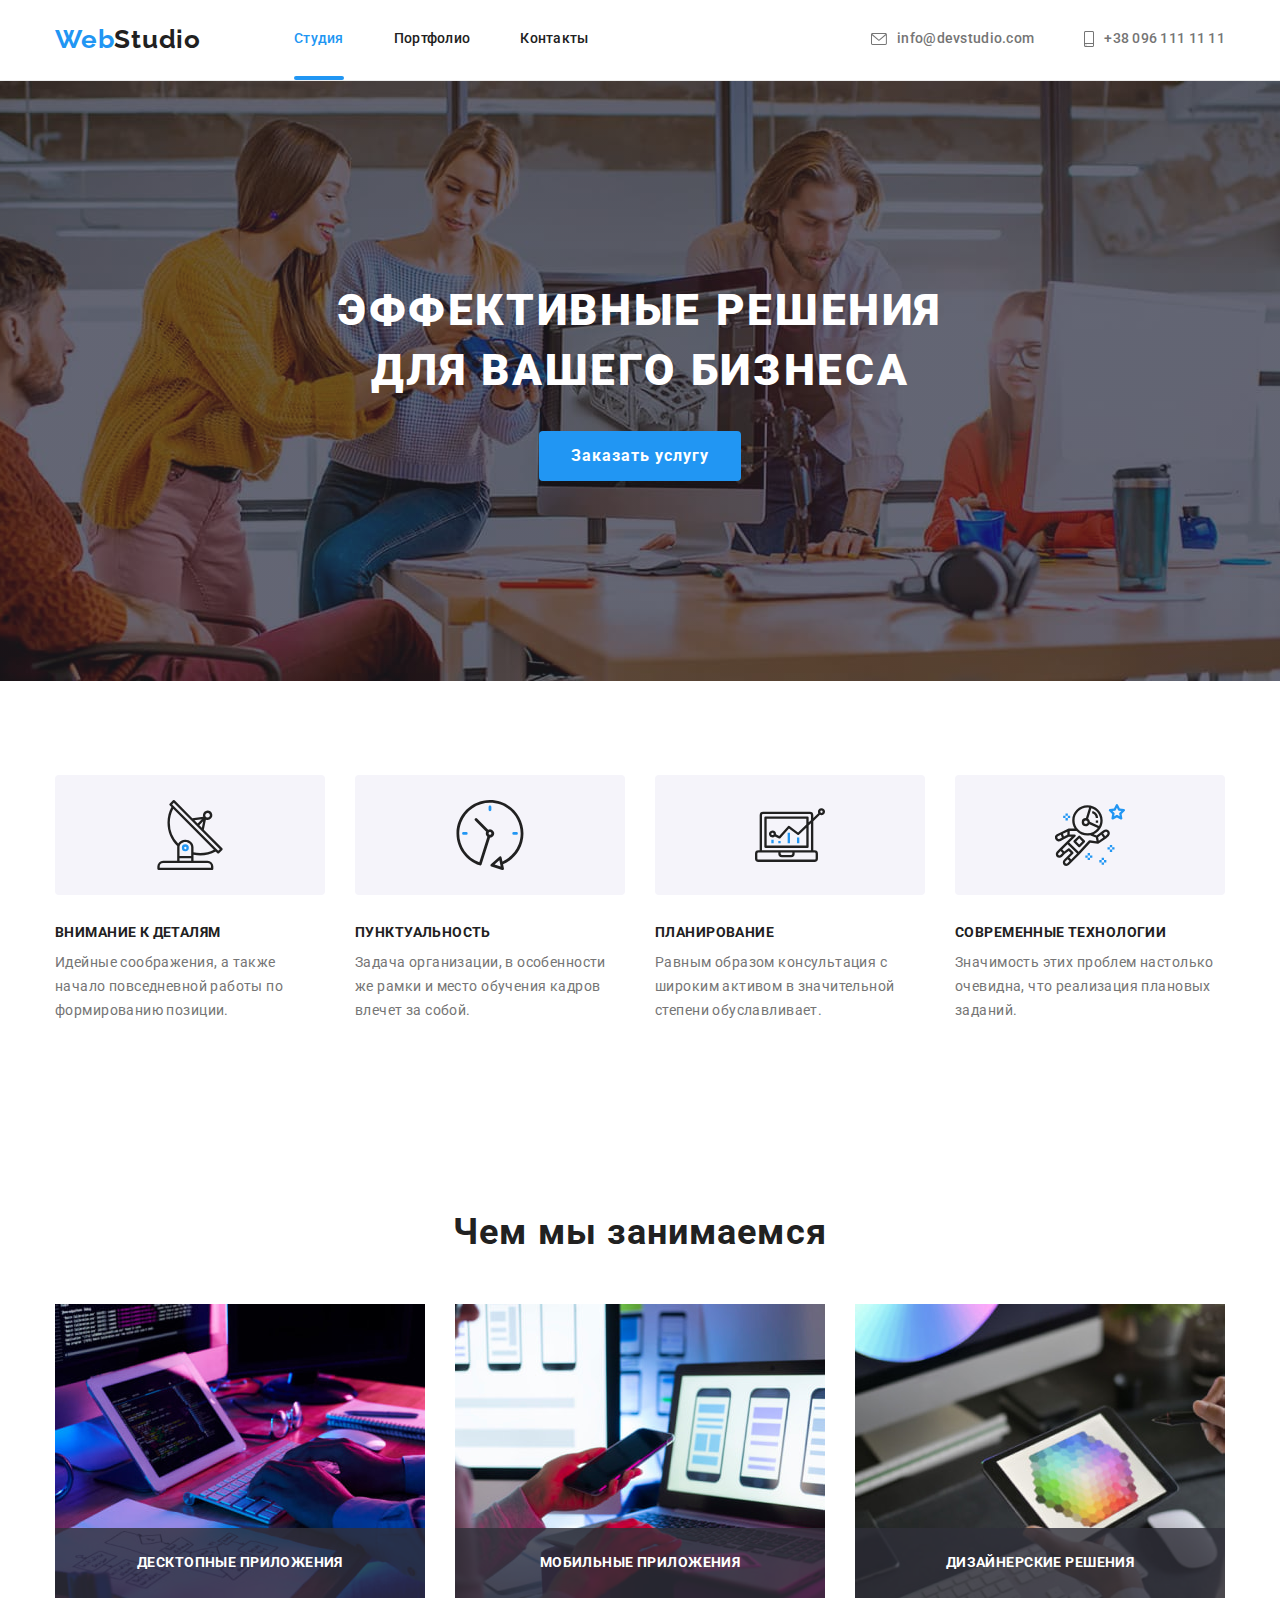
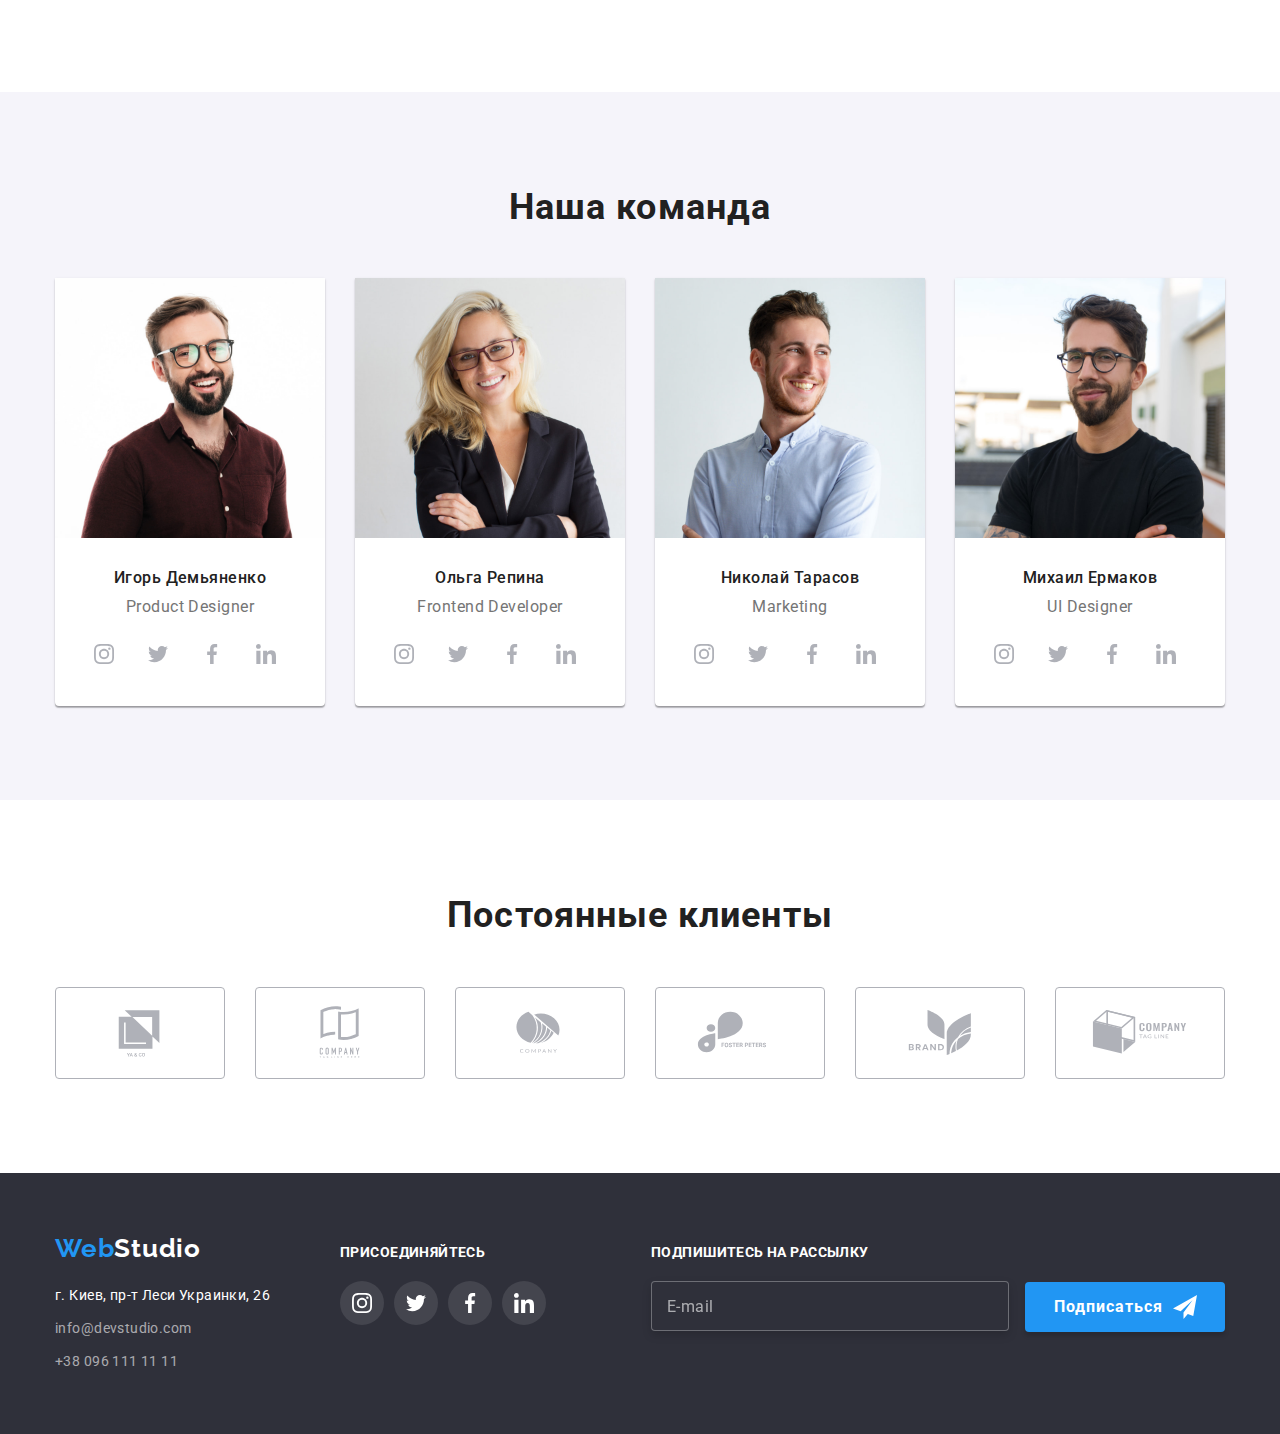
<file: index.html>
<!DOCTYPE html>
<html lang="ru">
  
<head>
  <meta charset="UTF-8">
  <meta http-equiv="X-UA-Compatible" content="IE=edge">
  <meta name="viewport" content="width=device-width, initial-scale=1.0">
  <title>Студія</title>
  <link 
    href="https://fonts.googleapis.com/css2?family=Raleway:wght@700&family=Roboto:wght@400;500;700;900&display=swap"
    rel="stylesheet"
  />
  <link rel="stylesheet" href="https://cdnjs.cloudflare.com/ajax/libs/modern-normalize/1.1.0/modern-normalize.min.css">
  <link rel="stylesheet" href="./css/main.min.css"/>
</head>

<body>
  <!--Хедер-->
  <header class="pade-header">
    <div class="container pade-header__container">
      <a href="/" class="pade-header__logo">Web<span class="pade-header__logo--span">Studio</span></a>
      <nav>
        <ul class="site-nav list">
          <li class="site-nav__item"><a href="./index.html" class="site-nav__link site-nav__link--current">Студия</a></li>
          <li class="site-nav__item"><a href="./portfolio.html" class="site-nav__link">Портфолио</a></li>
          <li class="site-nav__item"><a href="" class="site-nav__link">Контакты</a></li>
        </ul>
      </nav>
      <ul class="auth-nav list">
        <li class="auth-nav__item">
          <a href="mailto:info@devstudio.com" class="auth-nav__contact">
            <svg class="auth-nav__contact-icon" width="16" height="12">
              <use href="./images/icon.svg#icon-envelope"></use>
            </svg>
            info@devstudio.com
          </a>
        </li>
        <li class="auth-nav__item">          
          <a href="tel:+380961111111" class="auth-nav__contact">
            <svg class="auth-nav__contact-icon" width="10" height="16">
              <use href="./images/icon.svg#icon-smartphone"></use>
            </svg>
            +38 096 111 11 11
          </a>
        </li>
      </ul>
    </div>
  </header>
  <!--Мейн-->
  <main>
    <!--Заказ услуг-->
    <!--Overlay-->
    <div class="overlay">
      <section class="services">
        <h1 class="services__title">ЭФФЕКТИВНЫЕ РЕШЕНИЯ <br> ДЛЯ ВАШЕГО БИЗНЕСА</h1>
        <button type="button" class="services__btn" data-modal-open>Заказать услугу</button>
        <!--backdrop-->
        <div class="backdrop is-hidden" data-modal>
          <div class="modal">
            <button type="button" class="modal__button" data-modal-close>
              <svg class="modal__icon" width="18" height="18">
                <use href="./images/icon.svg#icon-close"></use>
              </svg>
            </button>
            <form class="form">
              <h1 class="form__title">Оставьте свои данные, мы вам перезвоним</h1>
              <p class="form__field">
                <label for="name" class="form__label">Имя</label>
                <input class="form__input" type="text" name="name" id="name">
                <svg class="form__icon" width="18" height="18">
                  <use href="./images/icon.svg#icon-person-black"></use>
                </svg>
              </p>
              <p class="form__field">
                <label for="tel" class="form__label">Телефон</label>
                <input class="form__input" type="tel" name="tel" id="tel">
                <svg class="form__icon" width="18" height="18">
                  <use href="./images/icon.svg#icon-phone-black"></use>
                </svg>
              </p>             
              <p class="form__field">
                <label for="mail" class="form__label">Почта</label>
                <input class="form__input" type="email" name="mail" id="mail">
                <svg class="form__icon" width="18" height="18">
                  <use href="./images/icon.svg#icon-email-black"></use>
                </svg>
              </p>
              <p class="field">
                <label for="comment" class="field__label">Комментарий</label>
                <textarea class="field__comment" name="comment" id="comment" rows="8" placeholder="Введите текст"></textarea>
              </p>
              <div class="checkbox">
                <label for="policy" class="checbox__label">
                  <input type="checkbox" name="topic" id="policy" class="checkbox__input">
                  <svg class="checkbox__check" width="16" height="15">
                    <use href="./images/icon.svg#icon-check"></use>
                  </svg>
                  <span>
                    Соглашаюсь с рассылкой и принимаю <a class="checkbox__list" href="#">Условия договора</a></span>
                </label>
              </div>
              <button class="form__btn" type="submit">Отправить</button>
            </form>
          </div>
        </div>
      </section>
    </div>
    <!--Навыки-->
    <section class="section">
      <div class="container">
        <ul class="feature list">
          <li class="feature__item">
            <div class="feature__icon">
              <svg width="70" height="70">
                <use href="./images/icon.svg#icon-antenna"></use>
              </svg>
            </div>
            <h3 class="feature__title feature__title--basic">ВНИМАНИЕ К ДЕТАЛЯМ</h3>
            <p class="feature__text">Идейные соображения, а также начало повседневной работы по формированию позиции.</p>
          </li>
          <li class="feature__item">
            <div class="feature__icon">
              <svg width="70" height="70">
                <use href="./images/icon.svg#icon-clock"></use>
              </svg>
            </div>
            <h3 class="feature__title feature__title--basic">ПУНКТУАЛЬНОСТЬ</h3>
            <p class="feature__text">Задача организации, в особенности же рамки и место обучения кадров влечет за собой.</p>
          </li>
          <li class="feature__item">
            <div class="feature__icon">
              <svg width="70" height="70">
                <use href="./images/icon.svg#icon-diagram"></use>
              </svg>
            </div>
            <h3 class="feature__title feature__title--basic">ПЛАНИРОВАНИЕ</h3>
            <p class="feature__text">Равным образом консультация с широким активом в значительной степени обуславливает.</p>
          </li>
          <li class="feature__item">
            <div class="feature__icon">
              <svg width="70" height="70">
                <use href="./images/icon.svg#icon-astronaut"></use>
              </svg>
            </div>
            <h3 class="feature__title feature__title--basic">СОВРЕМЕННЫЕ ТЕХНОЛОГИИ</h3>
            <p class="feature__text">Значимость этих проблем настолько очевидна, что реализация плановых заданий.</p>
          </li>
        </ul>
      </div>
    </section>
    <!--Чем мы занимаемся-->
    <section class="section section--no-padding">
      <div class="container">
        <h2 class="section__title">Чем мы занимаемся</h2>
        <ul class="container-section list">
          <li class="container-section__photo">
            <div class="container-section__product">
              <img src="./images/img.jpg" class="container-section__images" width="370" height="294" alt="Планирование">
              <div class="container-section__actions">
                <h3 class="container-section__img">ДЕСКТОПНЫЕ ПРИЛОЖЕНИЯ</h3>
              </div>
            </div>
          </li>
          <li class="container-section__photo">
            <div class="container-section__product">
              <img src="./images/img1.jpg" class="container-section__images" width="370" height="294" alt="Разработка мобильных приложений">
              <div class="container-section__actions">
                <h3 class="container-section__img">МОБИЛЬНЫЕ ПРИЛОЖЕНИЯ</h3>
              </div>
            </div>
          </li>
          <li class="container-section__photo">
            <div class="container-section__product">
              <img src="./images/img2.jpg" class="container-section__images" width="370" height="294" alt="Оформления">
              <div class="container-section__actions">
                <h3 class="container-section__img">ДИЗАЙНЕРСКИЕ РЕШЕНИЯ</h3>
              </div>
            </div>
          </li>
        </ul>
      </div>
    </section>
    <!--Наша команда-->
    <section class="command-list section">
      <div class="container">
        <h2 class="section__title">Наша команда</h2>
        <ul class="comand list">
          <li class="comand__container">
            <img src="./images/foto1.jpg" class="comand__images" width="270" height="260" alt="Игорь Демьяненко">
            <div class="comand-padding">
              <h3 class="comand-padding__title title">Игорь Демьяненко</h3>
              <p class="comand-padding__text">Product Designer</p>
              <ul class="list masege">
                <li class="list">
                  <a class="masege__icon" href="#">
                    <svg width="20" height="20">
                      <use href="./images/icon.svg#icon-instagram"></use>
                    </svg>
                  </a>
                </li>
                <li class="list">
                  <a class="masege__icon" href="#">
                    <svg width="20" height="20">
                      <use href="./images/icon.svg#icon-twitter"></use>
                    </svg>
                  </a>
                </li>
                <li class="list">
                  <a class="masege__icon" href="#">
                    <svg width="20" height="20">
                      <use href="./images/icon.svg#icon-facebook"></use>
                    </svg>
                  </a>
                </li>
                <li class="list">
                  <a class="masege__icon masege__icon--not-margin" href="#">
                    <svg width="20" height="20">
                      <use href="./images/icon.svg#icon-linkedin"></use>
                    </svg>
                  </a>
                </li>
              </ul>
            </div>
          </li>
          <li class="comand__container">
            <img src="./images/foto2.jpg" class="comand__images" width="270" height="260" alt="Ольга Репина">
            <div class="comand-padding">
              <h3 class="comand-padding__title title">Ольга Репина</h3>
              <p class="comand-padding__text">Frontend Developer</p>
              <ul class="list masege">
                <li class="list">
                  <a class="masege__icon" href="#">
                    <svg width="20" height="20">
                      <use href="./images/icon.svg#icon-instagram"></use>
                    </svg>
                  </a>
                </li>
                <li class="list">
                  <a class="masege__icon" href="#">
                    <svg width="20" height="20">
                      <use href="./images/icon.svg#icon-twitter"></use>
                    </svg>
                  </a>
                </li>
                <li class="list">
                  <a class="masege__icon" href="#">
                    <svg width="20" height="20">
                      <use href="./images/icon.svg#icon-facebook"></use>
                    </svg>
                  </a>
                </li>
                <li class="list">
                  <a class="masege__icon masege__icon--not-margin" href="#">
                    <svg width="20" height="20">
                      <use href="./images/icon.svg#icon-linkedin"></use>
                    </svg>
                  </a>
                </li>
              </ul>
            </div>
          </li>
          <li class="comand__container">
            <img src="./images/foto3.jpg" class="comand__images" width="270" height="260" alt="Николай Тарасов">
            <div class="comand-padding">
              <h3 class="comand-padding__title title">Николай Тарасов</h3>
              <p class="comand-padding__text">Marketing</p>
              <ul class="list masege">
                <li class="list">
                  <a class="masege__icon" href="#">
                    <svg width="20" height="20">
                      <use href="./images/icon.svg#icon-instagram"></use>
                    </svg>
                  </a>
                </li>
                <li class="list">
                  <a class="masege__icon" href="#">
                    <svg class="twitter" width="20" height="20">
                      <use href="./images/icon.svg#icon-twitter"></use>
                    </svg>
                  </a>
                </li>
                <li class="list">
                  <a class="masege__icon" href="#">
                    <svg width="20" height="20">
                      <use href="./images/icon.svg#icon-facebook"></use>
                    </svg>
                  </a>
                </li>
                <li class="list">
                  <a class="masege__icon masege__icon--not-margin" href="#">
                    <svg width="20" height="20">
                      <use href="./images/icon.svg#icon-linkedin"></use>
                    </svg>
                  </a>
                </li>
              </ul>
            </div>
          </li>
          <li class="comand__container">
            <img src="./images/foto4.jpg" class="comand__images" width="270" height="260" alt="Михаил Ермаков">
            <div class="comand-padding">
              <h3 class="comand-padding__title title">Михаил Ермаков</h3>
              <p class="comand-padding__text">UI Designer</p>
              <ul class="list masege">
                <li class="list">
                  <a class="masege__icon" href="#">
                    <svg width="20" height="20">
                      <use href="./images/icon.svg#icon-instagram"></use>
                    </svg>
                  </a>
                </li>
                <li class="list">
                  <a class="masege__icon" href="#">
                    <svg width="20" height="20">
                      <use href="./images/icon.svg#icon-twitter"></use>
                    </svg>
                  </a>
                </li>
                <li class="list">
                  <a class="masege__icon" href="#">
                    <svg width="20" height="20">
                      <use href="./images/icon.svg#icon-facebook"></use>
                    </svg>
                  </a>
                </li>
                <li class="list">
                  <a class="masege__icon masege__icon--not-margin" href="#">
                    <svg width="20" height="20">
                      <use href="./images/icon.svg#icon-linkedin"></use>
                    </svg>
                  </a>
                </li>
              </ul>
            </div>
          </li>
        </ul>
      </div>
    </section>
    <!--logo-company-->
    <section class="section">
      <h2 class="section__title">Постоянные клиенты</h2>
      <ul class="list client">
        <li class="list client__company">
          <div>
            <a class="client__logo" href="#">
              <svg width="106" height="60">
                <use href="./images/icon.svg#icon-yago"></use>
              </svg>
            </a>
          </div>
        </li>
        <li class="list client__company">
          <div>
            <a class="client__logo" href="#">
              <svg width="106" height="60">
                <use href="./images/icon.svg#icon-tagline"></use>
              </svg>
            </a>
          </div>
        </li>
        <li class="list client__company">
          <div>
            <a class="client__logo" href="#">
              <svg width="106" height="60">
                <use href="./images/icon.svg#icon-company"></use>
              </svg>
            </a>
          </div>
        </li>
        <li class="list client__company">
          <div>
            <a class="client__logo" href="#">
              <svg width="106" height="60">
                <use href="./images/icon.svg#icon-foster"></use>
              </svg>
            </a>
          </div>
        </li>
        <li class="list client__company">
          <div>
            <a class="client__logo" href="#">
              <svg width="106" height="60">
                <use href="./images/icon.svg#icon-brand"></use>
              </svg>
            </a>
          </div>
        </li>
        <li class="list client__company">
          <div>
            <a class="client__logo" href="#">
              <svg width="106" height="60">
                <use href="./images/icon.svg#icon-tag"></use>
              </svg>
            </a>
          </div>
        </li>
      </ul>
    </section>
  </main>
  <!--Футер-->
  <footer class="footer">
    <div class="container footer__container">
      <div>
        <a href="/" class="footer__logo">Web<span class="footer__logo-white">Studio</span></a>
        <address>
          <ul class="footer__list list">
            <li class="footer__address"><a href="" class="footer__address">г. Киев, пр-т Леси Украинки, 26</a></li>
            <li class="footer__address"><a href="mailto:info@devstudio.com" class="footer__contacts">info@devstudio.com</a></li>
            <li class="footer__address"><a href="tel:+380961111111" class="footer__contacts">+38 096 111 11 11</a></li>
          </ul>
        </address>
      </div>
      <div>
        <h3 class="footer__text">ПРИСОЕДИНЯЙТЕСЬ</h3>
        <ul class="list footer__masege">
          <li class="list">
            <a class="footer__icon"  href="#">
              <svg width="20" height="20">
                <use href="./images/icon.svg#icon-instagram"></use>
              </svg>
            </a>
          </li>
          <li class="list">
            <a class="footer__icon" href="#">
              <svg width="20" height="20">
                <use href="./images/icon.svg#icon-twitter"></use>
              </svg>
            </a>
          </li>
          <li class="list">
            <a class="footer__icon" href="#">
              <svg width="20" height="20">
                <use href="./images/icon.svg#icon-facebook"></use>
              </svg>
            </a>
          </li>
          <li class="list">
            <a class="footer__icon footer__icon--not-margin"  href="#">
              <svg width="20" height="20">
                <use href="./images/icon.svg#icon-linkedin"></use>
              </svg>
            </a>
          </li>
        </ul>
      </div>
      <!-- Subscription -->
      <div class="subscription">
        <h3 class="subscription__title">ПОДПИШИТЕСЬ НА РАССЫЛКУ</h3>
        <form class="subscription__form">
          <label class="subscription__label" for="email"></label>
          <input class="subscription__input" type="email" name="subscription" id="email" placeholder="E-mail" />
          <button class="subscription__button" type="submit">
            Подписаться
            <svg width="24" height="24">
              <use class="subscription__svg" href="./images/icon.svg#icon-send"></use>
            </svg>
          </button>
        </form>
      </div>
      </div>
    </div>
  </footer>
  <script src="./js/modal.js"></script>
</body>
</html>
</file>
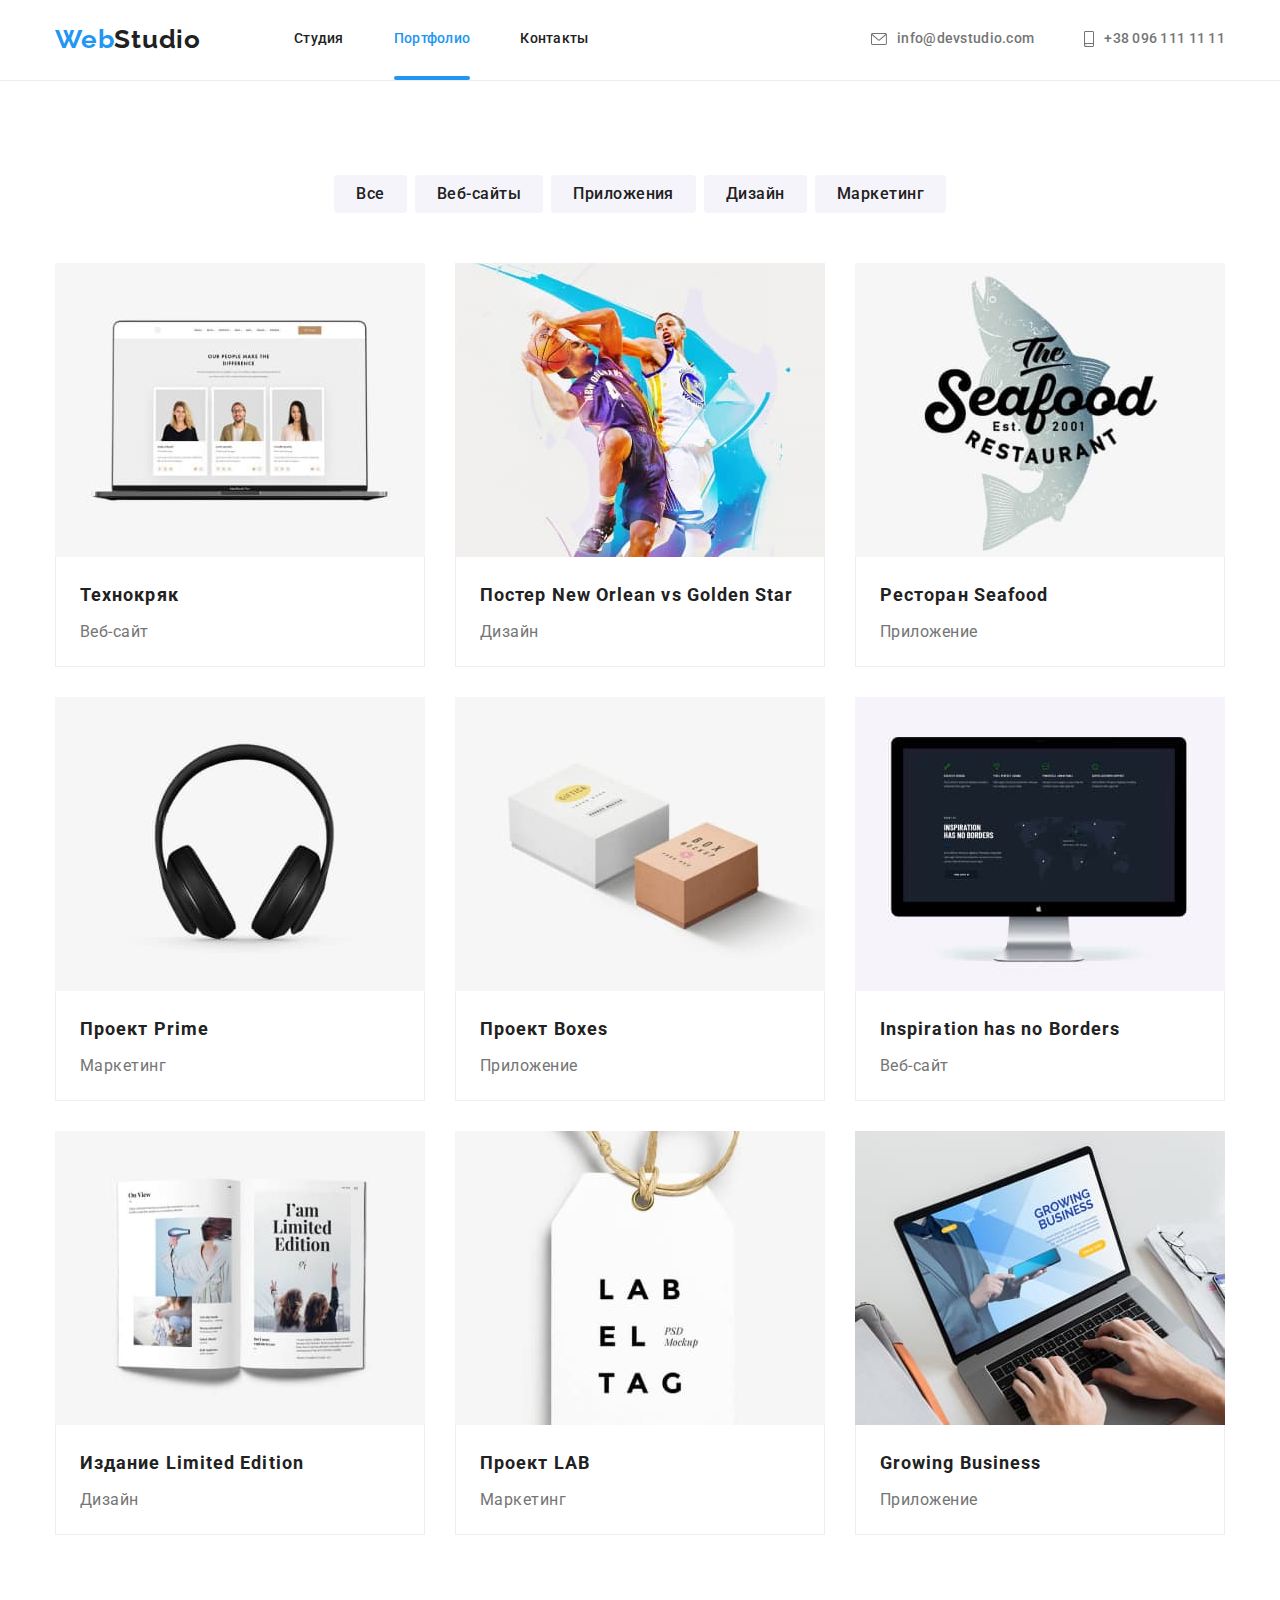
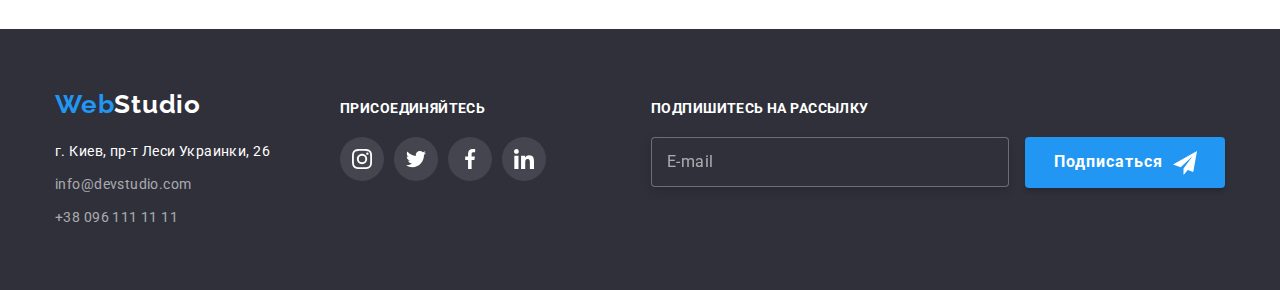
<file: portfolio.html>
<!DOCTYPE html>
<html lang="ru">

<head>
  <meta charset="UTF-8">
  <meta http-equiv="X-UA-Compatible" content="IE=edge">
  <meta name="viewport" content="width=device-width, initial-scale=1.0">
  <title>Портфоліо</title>
  <link 
    href="https://fonts.googleapis.com/css2?family=Raleway:wght@700&family=Roboto:wght@400;500;700;900&display=swap"
    rel="stylesheet"
  />
  <link rel="stylesheet" href="https://cdnjs.cloudflare.com/ajax/libs/modern-normalize/1.1.0/modern-normalize.min.css">
  <link rel="stylesheet" href="./css/main.min.css"/>
</head>

<body>
  <!--Хедер-->
  <header class="pade-header">
    <div class="container pade-header__container">
      <a href="/" class="pade-header__logo">Web<span class="pade-header__logo--span">Studio</span></a>
      <nav>
        <ul class="site-nav list">
          <li class="site-nav__item"><a href="./index.html" class="site-nav__link">Студия</a></li>
          <li class="site-nav__item"><a href="./portfolio.html" class="site-nav__link site-nav__link--current">Портфолио</a></li>
          <li class="site-nav__item"><a href="" class="site-nav__link">Контакты</a></li>
        </ul>
      </nav>
      <ul class="auth-nav list">
        <li class="auth-nav__item">
          <a href="mailto:info@devstudio.com" class="auth-nav__contact">
            <svg class="auth-nav__contact-icon" width="16" height="12">
              <use href="./images/icon.svg#icon-envelope"></use>
            </svg>
            info@devstudio.com
          </a>
        </li>
        <li class="auth-nav__item">
          <a href="tel:+380961111111" class="auth-nav__contact">
            <svg class="auth-nav__contact-icon" width="10" height="16">
              <use href="./images/icon.svg#icon-smartphone"></use>
            </svg>
            +38 096 111 11 11
          </a>
        </li>
      </ul>
    </div>
  </header>
  <!--Мейн-->
  <main>
    <section class="section">
      <div class="container">
        <!--Навигация-->
        <ul class="navigation list">
          <li class="navigation__list"><button type="button" class="navigation__button">Все</button></li>
          <li class="navigation__list"><button type="button" class="navigation__button">Веб-сайты</button></li>
          <li class="navigation__list"><button type="button" class="navigation__button">Приложения</button></li>
          <li class="navigation__list"><button type="button" class="navigation__button">Дизайн</button></li>
          <li class="navigation__list"><button type="button" class="navigation__button">Маркетинг</button></li>
        </ul>
        <!--Примеры работ-->
        <ul class="examples list">
          <li class="examples__list">
            <a href="" class="examples__work">
              <div class="product">
                <img src="./images/img11.jpg" class="product__images" width="370" height="294" alt="Страница веб-сайта">
                <div class="product__actions">
                  <p class="product__text">
                    Ресурс предлагает комплексные предложения с разным уровнем функционала и сервисов. Все это позволит посетителю получить
                    исчерпывающие сведения о компании или частном лице.
                  </p>
                </div>
              </div>
              <div class="border">
                <h2 class="border__title title">Технокряк</h2>
                <p class="border__text">Веб-сайт</p>
              </div>
            </a>
          </li>
          <li class="examples__list">
            <a href="" class="examples__work">
              <div class="product">
                <img src="./images/img12.jpg" class="product__images" width="370" height="294" alt="Постер">
                <div class="product__actions">
                  <p class="product__text">
                    Ресурс предлагает комплексные предложения с разным уровнем функционала и сервисов. Все это позволит посетителю
                    получить
                    исчерпывающие сведения о компании или частном лице.
                  </p>
                </div>
              </div>
              <div class="border">
                <h2 class="border__title title">Постер New Orlean vs Golden Star</h2>
                <p class="border__text">Дизайн</p>
              </div>
            </a>
          </li>
          <li class="examples__list">
            <a href="" class="examples__work">
              <div class="product">
                <img src="./images/img13.jpg" class="product__images" width="370" height="294" alt="Ресторан">
                <div class="product__actions">
                  <p class="product__text">
                    Ресурс предлагает комплексные предложения с разным уровнем функционала и сервисов. Все это позволит посетителю
                    получить
                    исчерпывающие сведения о компании или частном лице.
                  </p>
                </div>
              </div>
              <div class="border">
                <h2 class="border__title title">Ресторан Seafood</h2>
                <p class="border__text">Приложение</p>
              </div>
            </a>
          </li>
          <li class="examples__list">
            <a href="" class="examples__work">
              <div class="product">
                <img src="./images/img14.jpg" class="product__images" width="370" height="294" alt="Навушники">
                <div class="product__actions">
                  <p class="product__text">
                    Ресурс предлагает комплексные предложения с разным уровнем функционала и сервисов. Все это позволит посетителю
                    получить
                    исчерпывающие сведения о компании или частном лице.
                  </p>
                </div>
              </div>
              <div class="border">
                <h2 class="border__title title">Проект Prime</h2>
                <p class="border__text">Маркетинг</p>
              </div>
            </a>
          </li>
          <li class="examples__list">
            <a href="" class="examples__work">
              <div class="product">
                <img src="./images/img15.jpg" class="product__images" width="370" height="294" alt="Коробки">
                <div class="product__actions">
                  <p class="product__text">
                    Ресурс предлагает комплексные предложения с разным уровнем функционала и сервисов. Все это позволит посетителю
                    получить
                    исчерпывающие сведения о компании или частном лице.
                  </p>
                </div>
              </div>
              <div class="border">
                <h2 class="border__title title">Проект Boxes</h2>
                <p class="border__text">Приложение</p>
              </div>
            </a>
          </li>
          <li class="examples__list">
            <a href="" class="examples__work">
              <div class="product">
                <img src="./images/img16.jpg" class="product__images" width="370" height="294" alt="Веб-сайт">
                <div class="product__actions">
                  <p class="product__text">
                    Ресурс предлагает комплексные предложения с разным уровнем функционала и сервисов. Все это позволит посетителю
                    получить
                    исчерпывающие сведения о компании или частном лице.
                  </p>
                </div>
              </div>
              <div class="border">
                <h2 class="border__title title">Inspiration has no Borders</h2>
                <p class="border__text">Веб-сайт</p>
              </div>
            </a>
          </li>
          <li class="examples__list">
            <a href="" class="examples__work">
              <div class="product">
                <img src="./images/img17.jpg" class="product__images" width="370" height="294" alt="Издание">
                <div class="product__actions">
                  <p class="product__text">
                    Ресурс предлагает комплексные предложения с разным уровнем функционала и сервисов. Все это позволит посетителю
                    получить
                    исчерпывающие сведения о компании или частном лице.
                  </p>
                </div>
              </div>
              <div class="border">
                <h2 class="border__title title">Издание Limited Edition</h2>
                <p class="border__text">Дизайн</p>
              </div>
            </a>
          </li>
          <li class="examples__list">
            <a href="" class="examples__work">
              <div class="product">
                <img src="./images/img18.jpg" class="product__images" width="370" height="294" alt="Проект LAB">
                <div class="product__actions">
                  <p class="product__text">
                    Ресурс предлагает комплексные предложения с разным уровнем функционала и сервисов. Все это позволит посетителю
                    получить
                    исчерпывающие сведения о компании или частном лице.
                  </p>
                </div>
              </div>
              <div class="border">
                <h2 class="border__title title">Проект LAB</h2>
                <p class="border__text">Маркетинг</p>
              </div>
            </a>
          </li>
          <li class="examples__list">
            <a href="" class="examples__work">
              <div class="product">
                <img src="./images/img19.jpg" class="product__images" width="370" height="294" alt="Страница бизнеса">
                <div class="product__actions">
                  <p class="product__text">
                    Ресурс предлагает комплексные предложения с разным уровнем функционала и сервисов. Все это позволит посетителю
                    получить
                    исчерпывающие сведения о компании или частном лице.
                  </p>
                </div>
              </div>
              <div class="border">
                <h2 class="border__title title">Growing Business</h2>
                <p class="border__text">Приложение</p>
              </div>
            </a>
          </li>
        </ul>
      </div>
    </section>
  </main>
  <!--Футер-->
  <footer class="footer">
    <div class="container footer__container">
      <div>
        <a href="/" class="footer__logo">Web<span class="footer__logo-white">Studio</span></a>
        <address>
          <ul class="footer__list list">
            <li class="footer__address"><a href="" class="footer__address">г. Киев, пр-т Леси Украинки, 26</a></li>
            <li class="footer__address"><a href="mailto:info@devstudio.com"
                class="footer__contacts">info@devstudio.com</a></li>
            <li class="footer__address"><a href="tel:+380961111111" class="footer__contacts">+38 096 111 11 11</a></li>
          </ul>
        </address>
      </div>
      <div>
        <h3 class="footer__text">ПРИСОЕДИНЯЙТЕСЬ</h3>
        <ul class="list footer__masege">
          <li class="list">
            <a class="footer__icon" href="#">
              <svg width="20" height="20">
                <use href="./images/icon.svg#icon-instagram"></use>
              </svg>
            </a>
          </li>
          <li class="list">
            <a class="footer__icon" href="#">
              <svg width="20" height="20">
                <use href="./images/icon.svg#icon-twitter"></use>
              </svg>
            </a>
          </li>
          <li class="list">
            <a class="footer__icon" href="#">
              <svg width="20" height="20">
                <use href="./images/icon.svg#icon-facebook"></use>
              </svg>
            </a>
          </li>
          <li class="list">
            <a class="footer__icon footer__icon--not-margin" href="#">
              <svg width="20" height="20">
                <use href="./images/icon.svg#icon-linkedin"></use>
              </svg>
            </a>
          </li>
        </ul>
      </div>
      <!-- Subscription -->
      <div class="subscription">
        <h3 class="subscription__title">ПОДПИШИТЕСЬ НА РАССЫЛКУ</h3>
        <form class="subscription__form">
          <label class="subscription__label" for="email"></label>
          <input class="subscription__input" type="email" name="subscription" id="email" placeholder="E-mail" />
          <button class="subscription__button" type="submit">
            Подписаться
            <svg width="24" height="24">
              <use class="subscription__svg" href="./images/icon.svg#icon-send"></use>
            </svg>
          </button>
        </form>
      </div>
    </div>
    </div>
  </footer>
</body>

</html>
</file>
<file: css/main.min.css>
/*! modern-normalize v1.1.0 | MIT License | https://github.com/sindresorhus/modern-normalize */*,::before,::after{-webkit-box-sizing:border-box;box-sizing:border-box}html{line-height:1.15;-webkit-text-size-adjust:100%;-moz-tab-size:4;-o-tab-size:4;tab-size:4}body{margin:0;font-family:system-ui,-apple-system,"Segoe UI",Roboto,Helvetica,Arial,sans-serif,"Apple Color Emoji","Segoe UI Emoji"}hr{height:0;color:inherit}abbr[title]{-webkit-text-decoration:underline dotted;text-decoration:underline dotted}b,strong{font-weight:bolder}code,kbd,samp,pre{font-family:ui-monospace, SFMono-Regular, Consolas, 'Liberation Mono', Menlo, monospace;font-size:1em}small{font-size:80%}sub,sup{font-size:75%;line-height:0;position:relative;vertical-align:baseline}sub{bottom:-0.25em}sup{top:-0.5em}table{text-indent:0;border-color:inherit}button,input,optgroup,select,textarea{font-family:inherit;font-size:100%;line-height:1.15;margin:0}button,select{text-transform:none}button,[type='button'],[type='reset'],[type='submit']{-webkit-appearance:button}::-moz-focus-inner{border-style:none;padding:0}:-moz-focusring{outline:1px dotted ButtonText}:-moz-ui-invalid{box-shadow:none}legend{padding:0}progress{vertical-align:baseline}::-webkit-inner-spin-button,::-webkit-outer-spin-button{height:auto}[type='search']{-webkit-appearance:textfield;outline-offset:-2px}::-webkit-search-decoration{-webkit-appearance:none}::-webkit-file-upload-button{-webkit-appearance:button;font:inherit}summary{display:list-item}html{-webkit-box-sizing:border-box;box-sizing:border-box}*,*::before,*::after{-webkit-box-sizing:inherit;box-sizing:inherit}body{background-color:#fff;color:#757575;font-family:"Roboto",sans-serif}.list{padding:0;margin:0;list-style:none}.container{margin-left:auto;margin-right:auto;padding-left:15px;padding-right:15px;width:1200px}.pade-header{padding-top:24px;padding-bottom:25px;border-bottom:1px solid #ECECEC}.pade-header__container{display:-webkit-box;display:-ms-flexbox;display:flex;-webkit-box-align:center;-ms-flex-align:center;align-items:center}.site-nav{display:-webkit-box;display:-ms-flexbox;display:flex;margin-left:93px}.site-nav__item:not(:last-child){margin-right:50px}.site-nav__link{display:block;color:#212121;font-weight:500;font-size:14px;line-height:1.14;letter-spacing:0.02em;text-decoration:none;-webkit-transition:color 250ms cubic-bezier(0.4, 0, 0.2, 1);transition:color 250ms cubic-bezier(0.4, 0, 0.2, 1)}.site-nav__link:hover,.site-nav__link:focus{color:#2196F3}.site-nav__link--current{position:relative;color:#2196F3}.site-nav__link--current::after{content:"";position:absolute;-webkit-transform:translate(0, 32px);transform:translate(0, 32px);bottom:-1px;left:0;width:100%;height:4px;border-radius:2px;background-color:#2196F3}.auth-nav{display:-webkit-box;display:-ms-flexbox;display:flex;margin-left:auto}.auth-nav__item:not(:last-child){margin-right:50px}.auth-nav__contact{display:-webkit-box;display:-ms-flexbox;display:flex;-webkit-box-align:center;-ms-flex-align:center;align-items:center;color:#757575;font-weight:500;font-size:14px;line-height:1.14;letter-spacing:0.02em;text-decoration:none;fill:#757575;-webkit-transition:color 250ms cubic-bezier(0.4, 0, 0.2, 1),fill 250ms cubic-bezier(0.4, 0, 0.2, 1);transition:color 250ms cubic-bezier(0.4, 0, 0.2, 1),fill 250ms cubic-bezier(0.4, 0, 0.2, 1)}.auth-nav__contact:hover,.auth-nav__contact:focus{color:#2196F3;fill:#2196F3}.auth-nav__contact-icon{margin-right:10px}.pade-header__logo{color:#2196F3;font-family:"Raleway",sans-serif;font-weight:700;font-size:26px;line-height:1.19;text-decoration:none;letter-spacing:0.03em}.pade-header__logo--span{color:#212121}.footer__logo{color:#2196F3;font-family:"Raleway",sans-serif;font-weight:700;font-size:26px;line-height:1.19;text-decoration:none;letter-spacing:0.03em}.footer__logo-white{color:#fff}.overlay{max-width:1600px;min-height:600px;margin-left:auto;margin-right:auto;background-image:-webkit-gradient(linear, left top, right top, from(rgba(47,48,58,0.4)), to(rgba(47,48,58,0.4))),url("../images/Img.header.jpg");background-image:linear-gradient(to right, rgba(47,48,58,0.4), rgba(47,48,58,0.4)),url("../images/Img.header.jpg");background-repeat:no-repeat;background-position:center;background-size:cover;background-color:#2F303A}.services{text-align:center;padding-top:200px;padding-bottom:200px}.services__title{margin-top:0;margin-bottom:30px;color:#fff;font-weight:900;font-size:44px;line-height:1.36;text-align:center;letter-spacing:0.06em}.services__btn{margin-bottom:0;border-radius:4px;padding:10px 32px;min-width:200px;color:#fff;background-color:#2196F3;font-family:inherit;font-weight:700;font-size:16px;line-height:1.88;-webkit-box-align:center;-ms-flex-align:center;align-items:center;letter-spacing:0.06em;cursor:pointer;text-align:center;border:none;-webkit-transition:background-color 250ms cubic-bezier(0.4, 0, 0.2, 1);transition:background-color 250ms cubic-bezier(0.4, 0, 0.2, 1)}.services__btn:hover,.services__btn:focus{background-color:#188CE8}.feature{display:-webkit-box;display:-ms-flexbox;display:flex;-ms-flex-wrap:wrap;flex-wrap:wrap}.feature .feature__title--basic{color:#212121}.feature__item{width:270px}.feature__item:not(:last-child){margin-right:30px}.feature__icon{display:-webkit-box;display:-ms-flexbox;display:flex;-webkit-box-align:center;-ms-flex-align:center;align-items:center;-webkit-box-pack:center;-ms-flex-pack:center;justify-content:center;width:270px;height:120px;background-color:#F5F4FA;border-radius:4px}.feature__title{margin-top:30px;margin-bottom:10px;font-weight:700;font-size:14px;line-height:1.14;letter-spacing:0.03em}.feature__text{margin-top:0;margin-bottom:0;font-weight:400;font-size:14px;line-height:1.71;letter-spacing:0.03em}.section{padding-top:94px;padding-bottom:94px}.section .section--no-padding{padding-top:0}.section__title{margin-top:0;margin-bottom:50px;color:#212121;font-weight:700;font-size:36px;line-height:1.19;letter-spacing:0.03em;text-align:center}.container-section{display:-webkit-box;display:-ms-flexbox;display:flex}.container-section .container-section__photo:not(:last-child){margin-right:30px}.container-section__images{display:block;max-width:100%;height:auto}.container-section__img{margin-top:0;margin-bottom:0;color:#fff;font-weight:700;font-size:14px;line-height:1.14;text-align:center;letter-spacing:0.03em}.container-section__product{position:relative}.container-section__actions{position:absolute;bottom:0;left:0;display:-webkit-inline-box;display:-ms-inline-flexbox;display:inline-flex;-webkit-box-pack:center;-ms-flex-pack:center;justify-content:center;-webkit-box-align:center;-ms-flex-align:center;align-items:center;width:370px;height:70px;background-color:rgba(47,48,58,0.8)}.command-list{background-color:#F5F4FA}.command-list .title{color:#212121}.comand__container{background-color:#fff;border-radius:0px 0px 4px 4px;-webkit-box-shadow:0px 1px 3px rgba(0,0,0,0.12),0px 1px 1px rgba(0,0,0,0.14),0px 2px 1px rgba(0,0,0,0.2);box-shadow:0px 1px 3px rgba(0,0,0,0.12),0px 1px 1px rgba(0,0,0,0.14),0px 2px 1px rgba(0,0,0,0.2)}.comand{display:-webkit-box;display:-ms-flexbox;display:flex}.comand .comand__container:not(:last-child){margin-right:30px}.comand__images{display:block;max-width:100%;height:auto}.comand-padding{padding-top:30px;padding-bottom:30px}.comand-padding__title{margin-top:0;margin-bottom:10px;font-weight:500;font-size:16px;line-height:1.19;letter-spacing:0.03em;text-align:center}.comand-padding__text{margin-top:0;margin-bottom:16px;font-weight:400;font-size:16px;line-height:1.19;letter-spacing:0.03em;text-align:center}.masege{max-height:44px;display:-webkit-box;display:-ms-flexbox;display:flex;-webkit-box-pack:center;-ms-flex-pack:center;justify-content:center}.masege__icon{display:-webkit-box;display:-ms-flexbox;display:flex;margin-bottom:30px;margin-right:10px;-webkit-box-align:center;-ms-flex-align:center;align-items:center;-webkit-box-pack:center;-ms-flex-pack:center;justify-content:center;width:44px;height:44px;fill:#AFB1B8;border-radius:50%;background-color:#fff;-webkit-transition:fill 250ms cubic-bezier(0.4, 0, 0.2, 1),background-color 250ms cubic-bezier(0.4, 0, 0.2, 1);transition:fill 250ms cubic-bezier(0.4, 0, 0.2, 1),background-color 250ms cubic-bezier(0.4, 0, 0.2, 1)}.masege__icon:hover,.masege__icon:focus{fill:#fff;background-color:#2196F3}.client{display:-webkit-box;display:-ms-flexbox;display:flex;-webkit-box-pack:center;-ms-flex-pack:center;justify-content:center}.client__logo{display:-webkit-box;display:-ms-flexbox;display:flex;-webkit-box-align:center;-ms-flex-align:center;align-items:center;-webkit-box-pack:center;-ms-flex-pack:center;justify-content:center;width:170px;height:92px;fill:#AFB1B8;border:1px solid #AFB1B8;border-radius:4px;-webkit-transition:border 250ms cubic-bezier(0.4, 0, 0.2, 1),fill 250ms cubic-bezier(0.4, 0, 0.2, 1);transition:border 250ms cubic-bezier(0.4, 0, 0.2, 1),fill 250ms cubic-bezier(0.4, 0, 0.2, 1)}.client__logo:hover,.client__logo:focus{border:1px solid #2196F3;fill:#2196F3}.client__company:not(:last-child){margin-right:30px}.footer{padding-top:60px;padding-bottom:60px;background-color:#2F303A}.footer__list{margin-right:70px;margin-top:20px}.container .footer__address:not(:last-child){margin-bottom:9px}.footer__address{color:#fff;font-weight:400;font-size:14px;line-height:1.71;letter-spacing:0.03em;font-style:normal;text-decoration:none}.footer__contacts{color:rgba(255,255,255,0.6);font-weight:400;font-size:14px;line-height:1.71;letter-spacing:0.03em;font-style:normal;text-decoration:none}.footer__container{display:-webkit-box;display:-ms-flexbox;display:flex}.footer__text{margin-top:0;margin-bottom:20px;padding-top:12px;color:#fff;font-weight:700;font-size:14px;line-height:1.14;letter-spacing:0.03em}.footer__masege{display:-webkit-box;display:-ms-flexbox;display:flex}.footer__icon{display:-webkit-box;display:-ms-flexbox;display:flex;margin-right:10px;-webkit-box-align:center;-ms-flex-align:center;align-items:center;-webkit-box-pack:center;-ms-flex-pack:center;justify-content:center;fill:#fff;background-color:rgba(255,255,255,0.1);background-position:center;background-size:cover;width:44px;height:44px;border-radius:50%;-webkit-transition:background-color 250ms cubic-bezier(0.4, 0, 0.2, 1);transition:background-color 250ms cubic-bezier(0.4, 0, 0.2, 1)}.footer__icon:hover,.footer__icon:focus{background-color:#2196F3}.footer__icon--not-margin{margin:0}.subscription{margin-left:auto}.subscription__title{margin-top:0;margin-bottom:20px;padding-top:12px;color:#fff;font-weight:700;font-size:14px;line-height:1.14;letter-spacing:0.03em}.subscription__form{margin-left:auto;margin-right:auto}.subscription__form:focus-within>.subscription__input{outline:none}.subscription__input{margin:0;margin-right:12px;padding:16px 15px;width:358px;height:50px;color:rgba(255,255,255,0.6);background-color:#2F303A;font-weight:400;font-size:16px;line-height:1.25;letter-spacing:0.03em;border:1px solid rgba(255,255,255,0.3);-webkit-filter:drop-shadow(0px 4px 4px rgba(0,0,0,0.15));filter:drop-shadow(0px 4px 4px rgba(0,0,0,0.15));border-radius:4px}.subscription__input::-webkit-input-placeholder{color:rgba(255,255,255,0.6)}.subscription__input:-ms-input-placeholder{color:rgba(255,255,255,0.6)}.subscription__input::-ms-input-placeholder{color:rgba(255,255,255,0.6)}.subscription__input::placeholder{color:rgba(255,255,255,0.6)}.subscription__button{display:-webkit-inline-box;display:-ms-inline-flexbox;display:inline-flex;-webkit-box-pack:justify;-ms-flex-pack:justify;justify-content:space-between;padding-bottom:10px;padding-top:10px;padding-left:29px;padding-right:28px;min-width:200px;color:#fff;background-color:#2196F3;font-family:inherit;font-weight:700;font-size:16px;line-height:1.88;-webkit-box-align:center;-ms-flex-align:center;align-items:center;letter-spacing:0.06em;cursor:pointer;text-align:center;border:none;-webkit-box-shadow:0px 4px 4px rgba(0,0,0,0.15);box-shadow:0px 4px 4px rgba(0,0,0,0.15);border-radius:4px}.subscription__svg{fill:#fff}.backdrop{position:fixed;top:0;left:0;z-index:1;width:100%;height:100%;opacity:1;background-color:rgba(0,0,0,0.2);-webkit-transition:opacity 250ms cubic-bezier(0.4, 0, 0.2, 1);transition:opacity 250ms cubic-bezier(0.4, 0, 0.2, 1)}.backdrop.is-hidden{opacity:0;pointer-events:none}.backdrop.is-hidden .modal{-webkit-transform:translate(-50%, -50%) scale(0.8);transform:translate(-50%, -50%) scale(0.8)}.modal{position:absolute;top:50%;left:50%;width:528px;height:581px;background-color:#fff;-webkit-box-shadow:0px 1px 3px rgba(0,0,0,0.12),0px 1px 1px rgba(0,0,0,0.14),0px 2px 1px rgba(0,0,0,0.2);box-shadow:0px 1px 3px rgba(0,0,0,0.12),0px 1px 1px rgba(0,0,0,0.14),0px 2px 1px rgba(0,0,0,0.2);border-radius:4px;-webkit-transform:translate(-50%, -50%) scale(1);transform:translate(-50%, -50%) scale(1);-webkit-transition:-webkit-transform 250ms cubic-bezier(0.4, 0, 0.2, 1);transition:-webkit-transform 250ms cubic-bezier(0.4, 0, 0.2, 1);transition:transform 250ms cubic-bezier(0.4, 0, 0.2, 1);transition:transform 250ms cubic-bezier(0.4, 0, 0.2, 1), -webkit-transform 250ms cubic-bezier(0.4, 0, 0.2, 1)}.modal__button{display:-webkit-box;display:-ms-flexbox;display:flex;margin-left:auto;margin-top:8px;margin-right:8px;cursor:pointer;-webkit-box-align:center;-ms-flex-align:center;align-items:center;-webkit-box-pack:center;-ms-flex-pack:center;justify-content:center;width:30px;height:30px;background-color:#fff;border-radius:50%;border:1px solid rgba(0,0,0,0.1)}.modal__button:hover .modal__icon,.modal__button:focus .modal__icon{fill:#2196F3}.modal__icon{fill:#000;-webkit-transition:fill 250ms cubic-bezier(0.4, 0, 0.2, 1);transition:fill 250ms cubic-bezier(0.4, 0, 0.2, 1)}.form{margin-left:auto;margin-right:auto;padding-left:40px;padding-right:40px}.form__title{margin:0;margin-bottom:12px;padding:0;color:#212121;font-weight:700;font-size:20px;line-height:1.15;text-align:center;letter-spacing:0.03em}.form__field{position:relative;margin:0%;display:-webkit-box;display:-ms-flexbox;display:flex;-webkit-box-orient:vertical;-webkit-box-direction:normal;-ms-flex-direction:column;flex-direction:column}.form__field:focus-within>.form__icon{fill:#2196F3}.form__field:focus-within>.form__input{outline:none;border-color:#2196F3}.form__label{margin:0%;margin-bottom:4px;font-weight:400;font-size:12px;line-height:1.17;text-align:start;letter-spacing:0.01em}.form__input{margin:0;margin-bottom:10px;padding:12px 11px;padding-left:42px;width:100%;height:40px;color:#212121;font-weight:400;font-size:14px;line-height:1.14;letter-spacing:0.01em;border:1px solid rgba(33,33,33,0.2);border-radius:4px;-webkit-transition:border-color 250ms cubic-bezier(0.4, 0, 0.2, 1);transition:border-color 250ms cubic-bezier(0.4, 0, 0.2, 1)}.form__icon{position:absolute;top:50%;left:12px;-webkit-transform:translateY(-30%);transform:translateY(-30%);-webkit-transition:fill 250ms cubic-bezier(0.4, 0, 0.2, 1);transition:fill 250ms cubic-bezier(0.4, 0, 0.2, 1)}.field{margin:0%;display:-webkit-box;display:-ms-flexbox;display:flex;-webkit-box-orient:vertical;-webkit-box-direction:normal;-ms-flex-direction:column;flex-direction:column}.field:focus-within>.field__comment{outline:none;border-color:#2196F3}.field__label{margin-bottom:4px;font-weight:400;font-size:12px;line-height:1.17;text-align:start;letter-spacing:0.01em}.field__comment{margin:0;padding:16px 12px;margin-bottom:20px;height:120px;color:#212121;font-weight:400;font-size:14px;line-height:1.14;letter-spacing:0.01em;border:1px solid rgba(33,33,33,0.2);border-radius:4px;resize:none;-webkit-transition:border-color 250ms cubic-bezier(0.4, 0, 0.2, 1);transition:border-color 250ms cubic-bezier(0.4, 0, 0.2, 1)}.field__comment::-webkit-input-placeholder{color:rgba(117,117,117,0.5);font-weight:400;font-size:14px;line-height:1.14;letter-spacing:0.01em}.field__comment:-ms-input-placeholder{color:rgba(117,117,117,0.5);font-weight:400;font-size:14px;line-height:1.14;letter-spacing:0.01em}.field__comment::-ms-input-placeholder{color:rgba(117,117,117,0.5);font-weight:400;font-size:14px;line-height:1.14;letter-spacing:0.01em}.field__comment::placeholder{color:rgba(117,117,117,0.5);font-weight:400;font-size:14px;line-height:1.14;letter-spacing:0.01em}.checkbox{margin:0;padding:0;margin-bottom:30px}.checkbox__input{position:absolute;width:1px;height:1px;margin:-1px;border:0;padding:0;clip:rect(0 0 0 0);overflow:hidden}.checkbox__input:checked+.checkbox__check{border-color:transparent;border:0;background-color:#2196F3}.checbox__label{display:-webkit-box;display:-ms-flexbox;display:flex;-webkit-box-align:center;-ms-flex-align:center;align-items:center;color:#757575;font-weight:400;font-size:14px;line-height:1.71;letter-spacing:0.03em}.checkbox__check{display:inline-block;border:2px solid #212121;border-radius:3px;margin-right:7px;-webkit-transition:background-color 250ms cubic-bezier(0.4, 0, 0.2, 1),border-color 250ms cubic-bezier(0.4, 0, 0.2, 1);transition:background-color 250ms cubic-bezier(0.4, 0, 0.2, 1),border-color 250ms cubic-bezier(0.4, 0, 0.2, 1)}.checkbox__list{color:#2196F3;text-decoration:underline}.form__btn{margin:0;padding:10px 55px;min-width:200px;color:#fff;background-color:#2196F3;font-family:inherit;font-weight:700;font-size:16px;line-height:1.88;-webkit-box-align:center;-ms-flex-align:center;align-items:center;letter-spacing:0.06em;cursor:pointer;text-align:center;border:none;-webkit-box-shadow:0px 4px 4px rgba(0,0,0,0.15);box-shadow:0px 4px 4px rgba(0,0,0,0.15);border-radius:4px;-webkit-transition:background-color 250ms cubic-bezier(0.4, 0, 0.2, 1);transition:background-color 250ms cubic-bezier(0.4, 0, 0.2, 1)}.form__btn:hover,.form__btn:focus{background-color:#188CE8}.navigation{display:-webkit-box;display:-ms-flexbox;display:flex;-webkit-box-pack:center;-ms-flex-pack:center;justify-content:center;margin-bottom:50px}.navigation .navigation__list:not(:last-child){margin-right:8px}.navigation__button{display:inline-block;border-radius:4px;padding:6px 22px;min-width:73px;background-color:#F5F4FA;color:#212121;font-family:inherit;font-weight:500;font-size:16px;line-height:1.63;letter-spacing:0.03em;cursor:pointer;text-align:center;border:none;-webkit-transition:background-color 250ms cubic-bezier(0.4, 0, 0.2, 1),color 250ms cubic-bezier(0.4, 0, 0.2, 1),-webkit-box-shadow 250ms cubic-bezier(0.4, 0, 0.2, 1);transition:background-color 250ms cubic-bezier(0.4, 0, 0.2, 1),color 250ms cubic-bezier(0.4, 0, 0.2, 1),-webkit-box-shadow 250ms cubic-bezier(0.4, 0, 0.2, 1);transition:background-color 250ms cubic-bezier(0.4, 0, 0.2, 1),color 250ms cubic-bezier(0.4, 0, 0.2, 1),box-shadow 250ms cubic-bezier(0.4, 0, 0.2, 1);transition:background-color 250ms cubic-bezier(0.4, 0, 0.2, 1),color 250ms cubic-bezier(0.4, 0, 0.2, 1),box-shadow 250ms cubic-bezier(0.4, 0, 0.2, 1),-webkit-box-shadow 250ms cubic-bezier(0.4, 0, 0.2, 1)}.navigation__button:hover,.navigation__button:focus{background-color:#2196F3;color:#fff;-webkit-box-shadow:0px 3px 1px rgba(0,0,0,0.1),0px 1px 2px rgba(0,0,0,0.08),0px 2px 2px rgba(0,0,0,0.12);box-shadow:0px 3px 1px rgba(0,0,0,0.1),0px 1px 2px rgba(0,0,0,0.08),0px 2px 2px rgba(0,0,0,0.12)}.examples{display:-webkit-box;display:-ms-flexbox;display:flex;-ms-flex-wrap:wrap;flex-wrap:wrap}.examples__list{margin-right:30px;margin-bottom:30px;-webkit-transition:-webkit-box-shadow 250ms cubic-bezier(0.4, 0, 0.2, 1);transition:-webkit-box-shadow 250ms cubic-bezier(0.4, 0, 0.2, 1);transition:box-shadow 250ms cubic-bezier(0.4, 0, 0.2, 1);transition:box-shadow 250ms cubic-bezier(0.4, 0, 0.2, 1), -webkit-box-shadow 250ms cubic-bezier(0.4, 0, 0.2, 1)}.examples__list:hover,.examples__list:focus{-webkit-box-shadow:0px 1px 1px rgba(0,0,0,0.12),0px 4px 4px rgba(0,0,0,0.06),1px 4px 6px rgba(0,0,0,0.16);box-shadow:0px 1px 1px rgba(0,0,0,0.12),0px 4px 4px rgba(0,0,0,0.06),1px 4px 6px rgba(0,0,0,0.16)}.examples__list:nth-child(3n){margin-right:0}.examples__list:nth-last-child(-n+3){margin-bottom:0}.examples__work{margin-top:0;margin-bottom:0;text-decoration:none}.examples__work:hover .product__actions,.examples__work:focus .product__actions{-webkit-transform:translateY(0);transform:translateY(0)}.border__title{margin-top:0;margin-bottom:4px;color:#212121;font-weight:700;font-size:18px;line-height:2;letter-spacing:0.06em}.border__text{margin-top:0;margin-bottom:0;color:#757575;font-weight:400;font-size:16px;line-height:1.88;letter-spacing:0.03em}.container-section__images{display:block;max-width:100%;height:auto}.product__images{display:block;max-width:100%;height:auto}.border{padding-top:20px;padding-bottom:20px;padding-left:24px;padding-right:24px;height:110px;border:1px solid #EEEEEE;border-top:none}.product__text{margin-top:0;margin-bottom:0;color:#fff;font-weight:400;font-size:18px;line-height:1.56;text-align:left;letter-spacing:0.03em}.product{position:relative;overflow:hidden}.product__actions{position:absolute;top:0;left:0;display:-webkit-inline-box;display:-ms-inline-flexbox;display:inline-flex;-webkit-box-pack:center;-ms-flex-pack:center;justify-content:center;-webkit-box-align:center;-ms-flex-align:center;align-items:center;text-align:center;padding-left:24px;padding-right:24px;width:370px;height:294px;background-color:rgba(33,150,243,0.9);-webkit-transform:translateY(295px);transform:translateY(295px);-webkit-transition:-webkit-transform 250ms cubic-bezier(0.4, 0, 0.2, 1);transition:-webkit-transform 250ms cubic-bezier(0.4, 0, 0.2, 1);transition:transform 250ms cubic-bezier(0.4, 0, 0.2, 1);transition:transform 250ms cubic-bezier(0.4, 0, 0.2, 1), -webkit-transform 250ms cubic-bezier(0.4, 0, 0.2, 1)}
/*# sourceMappingURL=main.min.css.map */
</file>
